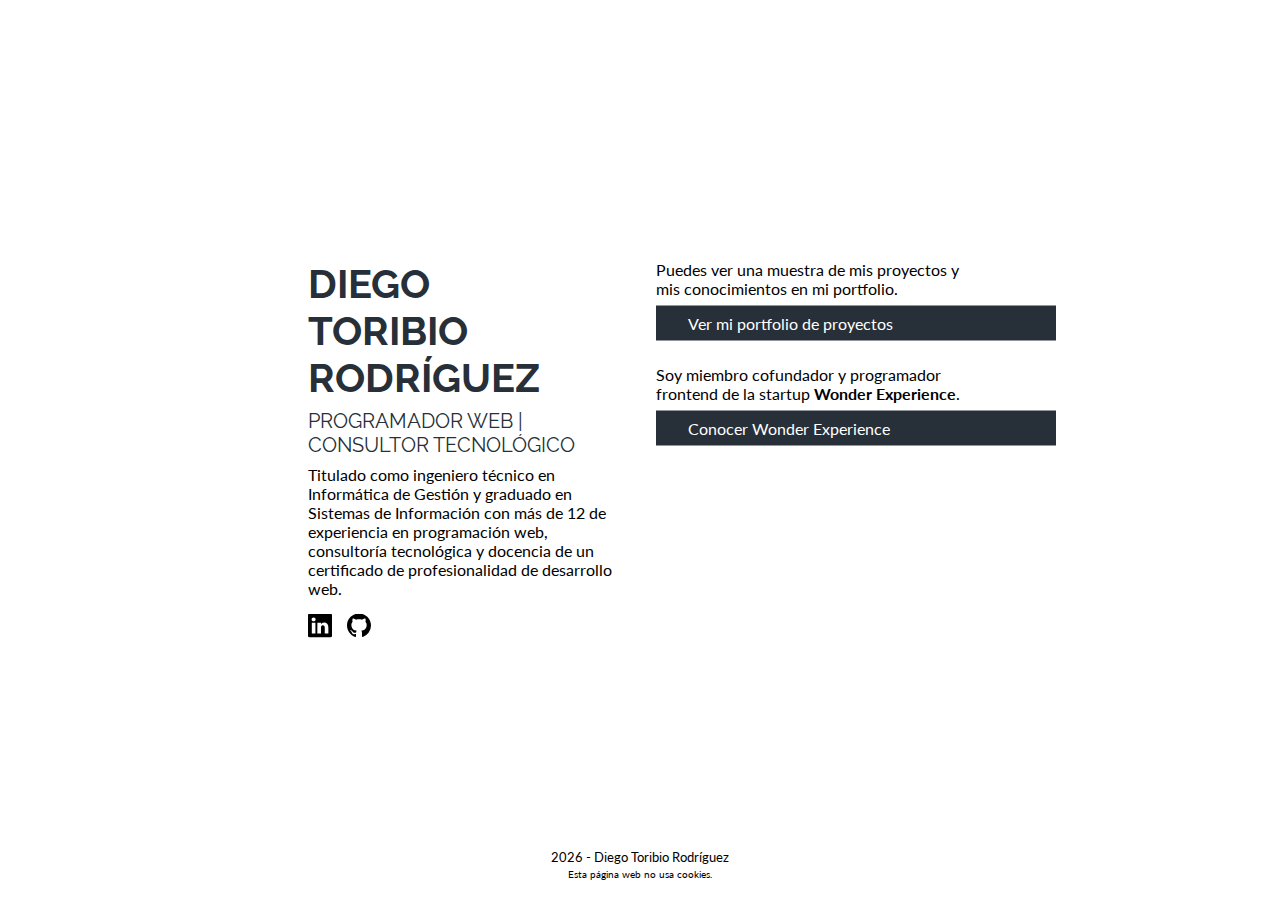
<file: index.html>
<!DOCTYPE html>
<html lang="es">
<head>
    <meta charset="UTF-8">
    <meta http-equiv="X-UA-Compatible" content="IE=edge">
    <meta name="viewport" content="width=device-width, initial-scale=1.0">
    <title>Web | Diego Toribio Rodríguez</title>

    <link rel="preconnect" href="https://fonts.googleapis.com">
    <link rel="preconnect" href="https://fonts.gstatic.com" crossorigin>
    <link
        href="https://fonts.googleapis.com/css2?family=Lato:wght@100;300;400;700&family=Raleway:wght@100;300;400;700&display=swap"
        rel="stylesheet">
    <link rel="stylesheet" href="css/style.css">
</head>
<body>

    <div class="indx-wrapper">

        <header class="indx-header">
            <h1>
                <span>Diego</span>
                <span>Toribio</span>
                <span>Rodríguez</span>
            </h1>
            <h2>Programador web | Consultor tecnológico </h2>

            <p>Titulado como ingeniero técnico en Informática de Gestión y graduado en Sistemas de Información con
                más de <span id="xp-years"></span> de experiencia en programación web, consultoría
                tecnológica y docencia de un certificado de profesionalidad de desarrollo web.
            </p>

            <ul class="indx-rrss">
                <li>
                    <a href="https://www.linkedin.com/in/diego-toribio-rodriguez/" target="_blank"
                        rel="noopener noreferrer">
                        <img src="assets/icons/linkedin.svg" alt="Enlace a Linkedin">
                    </a>
                </li>
                <li>
                    <a href="https://github.com/diegotoribior" target="_blank" rel="noopener noreferrer">
                        <img src="assets/icons/github.svg" alt="Enlace a Github">
                    </a>
                </li>
            </ul>
        </header>
        <div class="indx-content">

            <div>
                <p>Puedes ver una muestra de mis proyectos y mis conocimientos en mi portfolio.</p>
                <a href="portfolio/index.html" class="button button--portfolio">Ver mi portfolio de proyectos</a>
            </div>

            <div>
                <p>Soy miembro cofundador y programador frontend de la startup <b>Wonder Experience</b>.</p>
                <a href="https://wonderexperience.io/" class="button button--wonder" target="_blank" rel="noopener noreferrer">Conocer Wonder Experience</a>
            </div>

        </div>
    </div>

    <footer class="indx-footer">
        <p><span id="year"></span> - Diego Toribio Rodríguez</p>
        <p>Esta página web no usa cookies.</p>
    </footer>

    <script src="js/scripts.js"></script>
</body>
</html>
</file>
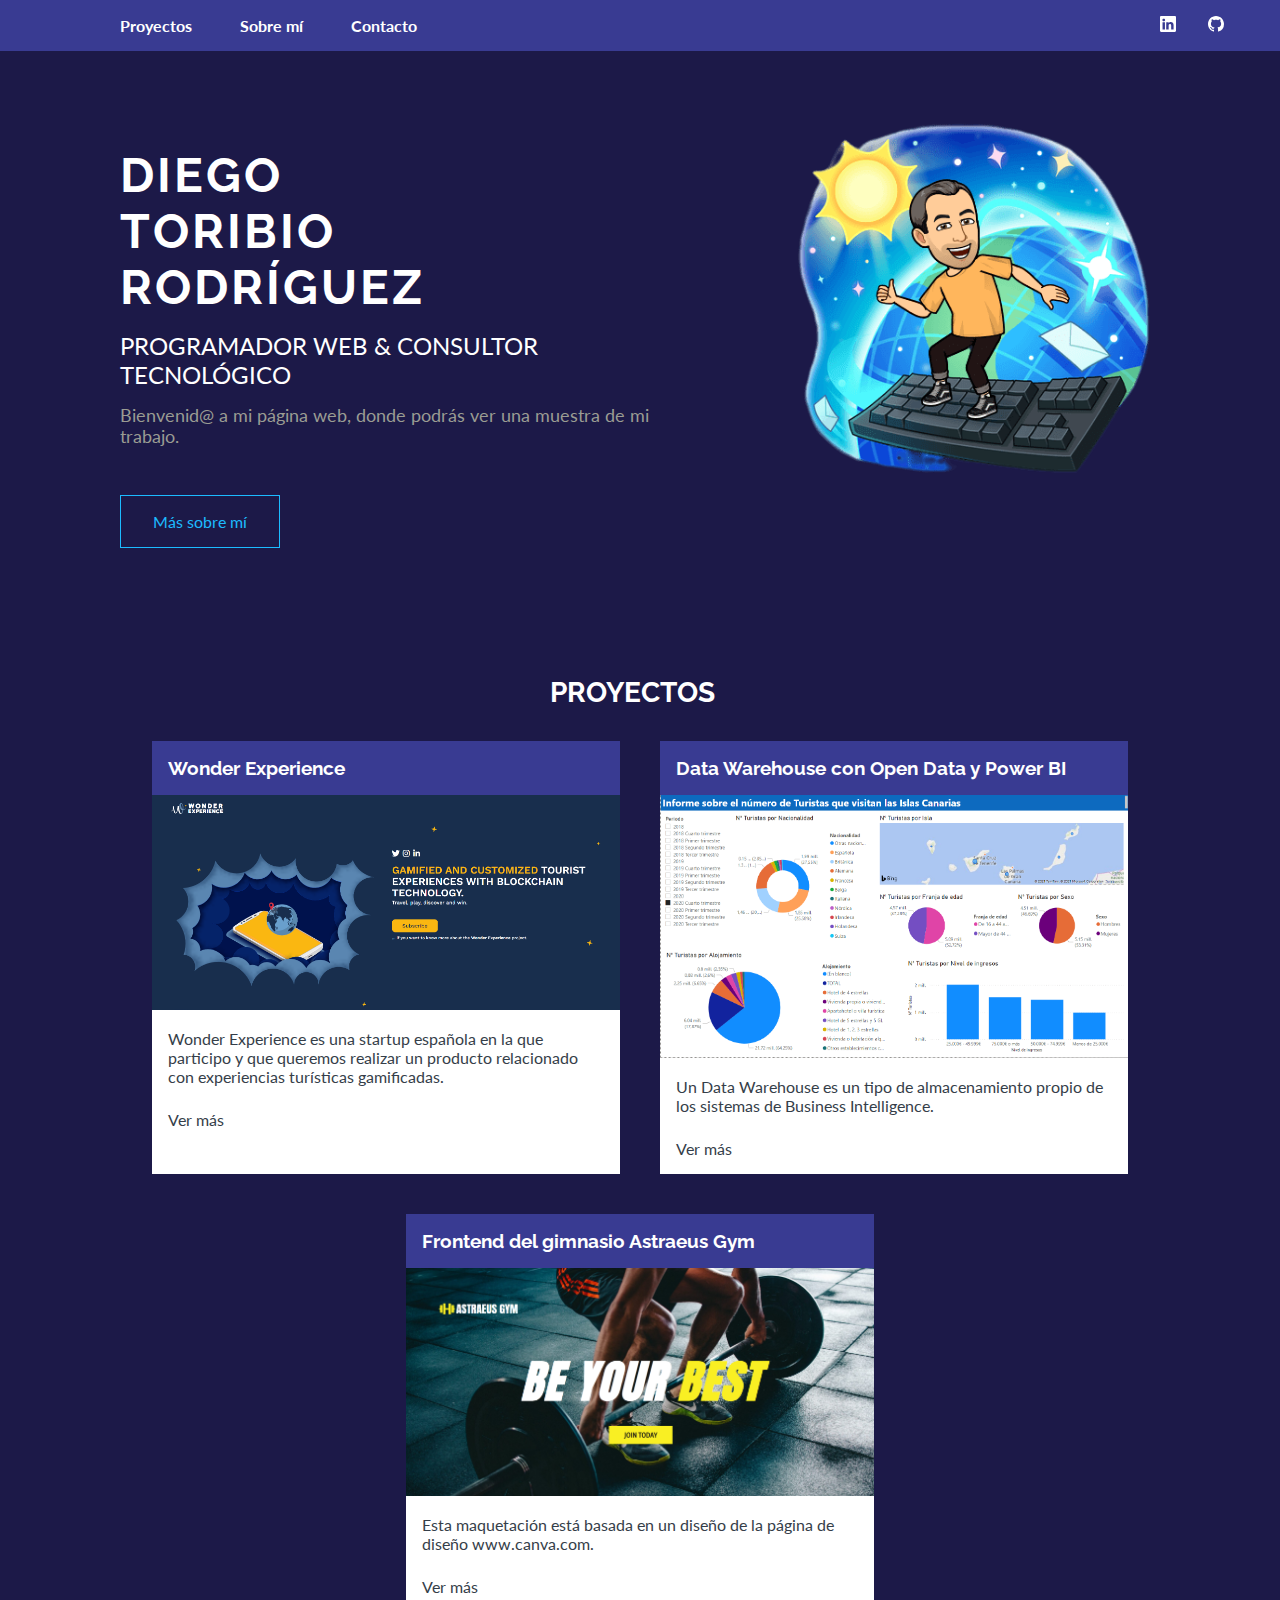
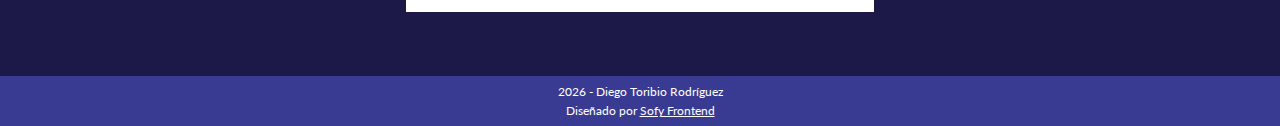
<file: portfolio/index.html>
<!DOCTYPE html>
<html lang="es">

<head>
    <meta charset="UTF-8">
    <meta http-equiv="X-UA-Compatible" content="IE=edge">
    <meta name="viewport" content="width=device-width, initial-scale=1.0">
    <title>Portfolio | Diego Toribio Rodríguez</title>

    <!-- TAGS seo -->
    <!-- favicon -->
    <link rel="preconnect" href="https://fonts.googleapis.com">
    <link rel="preconnect" href="https://fonts.gstatic.com" crossorigin>
    <link
        href="https://fonts.googleapis.com/css2?family=Lato:wght@100;300;400;700&family=Raleway:wght@100;300;400;700&display=swap"
        rel="stylesheet">
    <link rel="stylesheet" href="css/style.css">

</head>

<body>


    <nav id="navbar" class="nav-wrapper">
        <div class="nav-content">
            <ul class="nav__links">
                <li><a href="#proyectos" rel="noopener noreferrer">Proyectos</a>
                </li>
                <li><a href="about_me.html" rel="noopener noreferrer">Sobre mí</a>
                </li>
                <li><a href="#" rel="noopener noreferrer">Contacto</a>
                </li>
                <!--li><a href="#blog" rel="noopener noreferrer">Blog</a>
                </li-->

            </ul>

            <ul class="nav__rrss">
                <li><a href="https://www.linkedin.com/in/diego-toribio-rodriguez/" target="_blank"
                    rel="noopener noreferrer">
                    <img src="assets/icons/linkedin-white.svg" alt=""></a></li>
                <li><a href="https://github.com/diegotoribior" target="_blank" rel="noopener noreferrer">
                        <img src="assets/icons/github-white.svg" alt=""></a></li>
            
            </ul>
        </div>
    </nav>

    <div class="container">

        <header class="hero">
            <div class="hero-col-left">
                <div id="google_translate_element"></div>
                <div class="hero__txt-container">
                    <h1 class="hero__title">
                        <span>D</span>
                        <span>i</span>
                        <span>e</span>
                        <span>g</span>
                        <span>o</span>
                        <br> 
                        <span>T</span>
                        <span>o</span>
                        <span>r</span>
                        <span>i</span>
                        <span>b</span>
                        <span>i</span>
                        <span>o</span>
                        <br> 
                        <span>R</span>
                        <span>o</span>
                        <span>d</span>
                        <span>r</span>
                        <span>í</span>
                        <span>g</span>
                        <span>u</span>
                        <span>e</span>
                        <span>z</span>
                    </h1>
                    <p class="hero__subtitle">Programador web & consultor tecnológico</p>
                    <p class="hero__text">Bienvenid@ a mi página web, donde podrás ver una muestra de mi trabajo.</p>
                    <a href="about_me.html" class="hero__button">Más sobre mí</a>
                </div>
            </div>
            <div class="hero-col-right">
                <img class="hero__img" src="assets/img/surf-transformed.png" alt="Diego Toribio Rodríguez">
            </div>

        </header>

        <section id="proyectos" class="section-container">
            <h2 class="section-container__title">Proyectos</h2>


            <!-- <ul>
                <  https://codepen.io/Bourkeba/pen/RwQwRYv  >
                <li class="btn active" onclick="filterSelection('all')">All</li>
                <li class="btn" onclick="filterSelection('fronted')">Frontend</li>
                <li class="btn" onclick="filterSelection('data')">Datos</li>
            </ul> -->

            <ul class="projects-list">
                <li class="project frontend">
                    <a href="proyects/project-wonder-experience.html">
                        <h3 class="project__title">Wonder Experience</h3>
                        <img class="project__img" src="assets/img/projects/we/wonderexperience.png"
                            alt="Imagen de Wonder Experience">
                        <div class="project__description">
                            <p>Wonder Experience es una startup española en la que participo y que queremos realizar un
                                producto relacionado con experiencias turísticas gamificadas.</p>
                            <span>Ver más</span>
                        </div>
                    </a>
                </li>

                <li class="project data">
                    <a href="proyects/project-datawarehouse.html">
                        <h3 class="project__title">Data Warehouse con Open Data y Power BI</h3>
                        <img class="project__img" src="assets/img/projects/tfg/datos_powerbi.PNG"
                            alt="Imagen de un dashboard de Power BI">
                        <div class="project__description">
                            <p> Un Data Warehouse es un tipo de almacenamiento propio de los sistemas de Business
                                Intelligence.</p>
                            <span>Ver más</span>
                        </div>
                    </a>
                </li>

                <li class="project data">
                    <a href="proyects/project-gym.html">
                        <h3 class="project__title">Frontend del gimnasio Astraeus Gym</h3>
                        <img class="project__img" src="assets/img/projects/canva/gym-canva.png"
                            alt="Imagen de la web de un gimnasio">
                        <div class="project__description">
                            <p> Esta maquetación está basada en un diseño de la página de diseño www.canva.com.</p>
                            <span>Ver más</span>
                        </div>
                    </a>
                </li>


            </ul>
        </section>

        <!-- <section id="blog" class="section-container">
            <h2 class="section-container__title">Blog</h2>

            <div class="article-list">
                <article>
                    <h3>Titulo 1</h3>
                    <p>Lorem ipsum dolor sit amet consectetur adipisicing elit. Dolor cupiditate totam maiores vitae
                        labore sapiente explicabo id, enim magnam porro, facere, eveniet mollitia? Harum sed, magnam
                        porro explicabo corporis eveniet?</p>
                </article>
                <article>
                    <h3>Titulo 2</h3>
                    <p>Lorem ipsum dolor sit amet consectetur adipisicing elit. Dolor cupiditate totam maiores vitae
                        labore sapiente explicabo id, enim magnam porro, facere, eveniet mollitia? Harum sed, magnam
                        porro explicabo corporis eveniet?</p>
                </article>
                <article>
                    <h3>Titulo 3</h3>
                    <p>Lorem ipsum dolor sit amet consectetur adipisicing elit. Dolor cupiditate totam maiores vitae
                        labore sapiente explicabo id, enim magnam porro, facere, eveniet mollitia? Harum sed, magnam
                        porro explicabo corporis eveniet?</p>
                </article>
                <article>
                    <h3>Titulo 4</h3>
                    <p>Lorem ipsum dolor sit amet consectetur adipisicing elit. Dolor cupiditate totam maiores vitae
                        labore sapiente explicabo id, enim magnam porro, facere, eveniet mollitia? Harum sed, magnam
                        porro explicabo corporis eveniet?</p>
                </article>
                <article>
                    <h3>Titulo 5</h3>
                    <p>Lorem ipsum dolor sit amet consectetur adipisicing elit. Dolor cupiditate totam maiores vitae
                        labore sapiente explicabo id, enim magnam porro, facere, eveniet mollitia? Harum sed, magnam
                        porro explicabo corporis eveniet?</p>
                </article>
                <article>
                    <h3>Titulo 6</h3>
                    <p>Lorem ipsum dolor sit amet consectetur adipisicing elit. Dolor cupiditate totam maiores vitae
                        labore sapiente explicabo id, enim magnam porro, facere, eveniet mollitia? Harum sed, magnam
                        porro explicabo corporis eveniet?</p>
                </article>
            </div>
        </section> -->

    </div>

    <footer class="footer">
        <span id="year"></span> - Diego Toribio Rodríguez <br>
        <span class="footer__designer">Diseñado por <a href="#" target="_blank">Sofy Frontend</a></span>
    </footer>

    <!-- <script src="//translate.google.com/translate_a/element.js?cb=googleTranslateElementInit"></script> -->
    <script src="js/scripts.js"></script>
    <script>

        window.onscroll = function () { myFunction() };

        var navbar = document.getElementById("navbar");

        var sticky = navbar.offsetTop;

        function myFunction() {
            if (window.pageYOffset >= sticky) {
                navbar.classList.add("sticky")
            } else {
                navbar.classList.remove("sticky");
            }
        }
    </script>
</body>

</html>
</file>
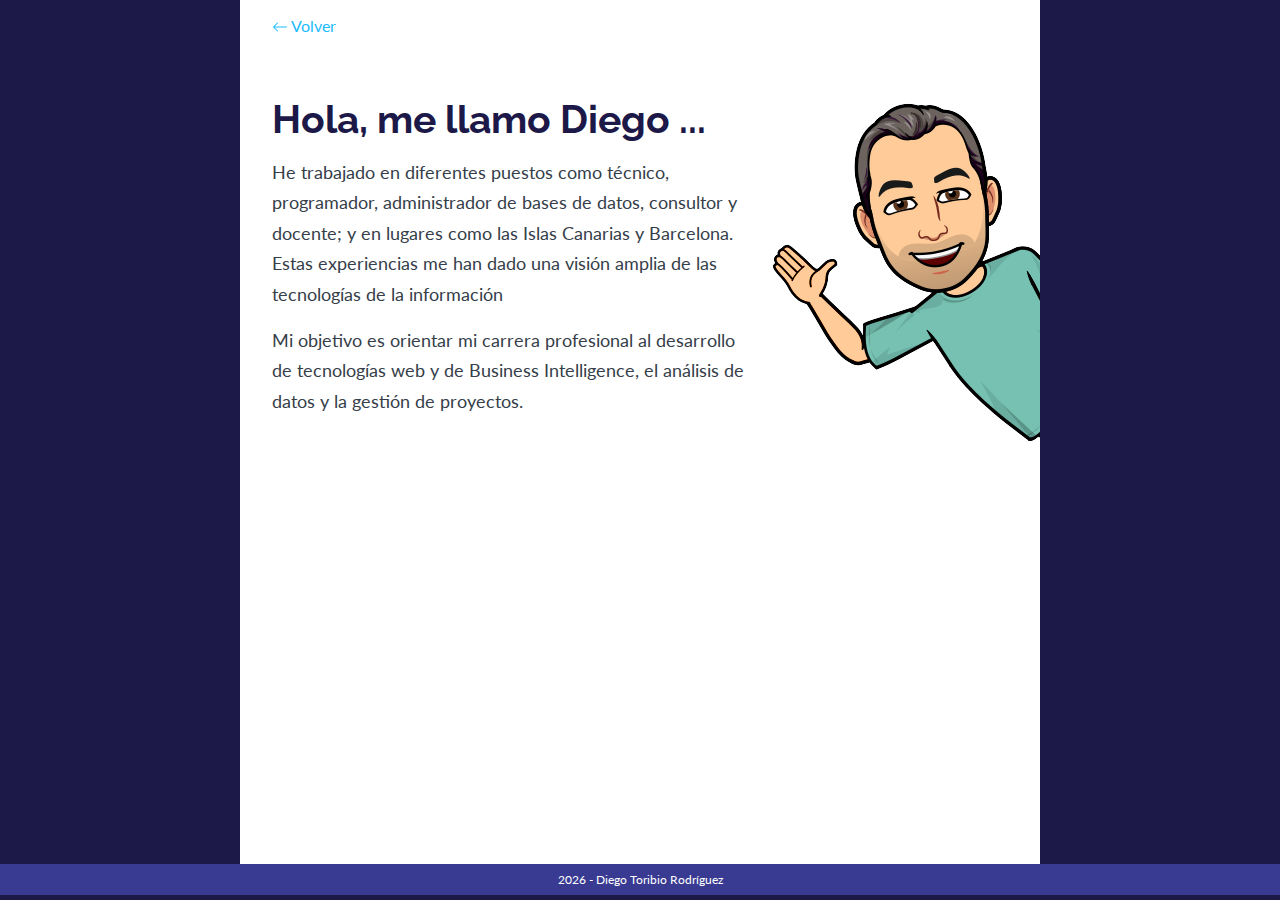
<file: portfolio/about_me.html>
<!DOCTYPE html>
<html lang="en">
<head>
    <meta charset="UTF-8">
    <meta http-equiv="X-UA-Compatible" content="IE=edge">
    <meta name="viewport" content="width=device-width, initial-scale=1.0">
    <title>Sobre Diego Toribio Rodríguez</title>

    <link rel="precronnect" href="https://fonts.googleapis.com">
    <link rel="preconnect" href="https://fonts.gstatic.com" crossorigin>
    <link href="https://fonts.googleapis.com/css2?family=Lato:wght@100;300;400;700&family=Raleway:wght@100;300;400;700&display=swap" rel="stylesheet">
    <link rel="stylesheet" href="css/style.css">
</head>
<body>
    <div class="container">
        <section class="prjct">
            <a href="index.html" class="prjct__back">
                <svg xmlns="http://www.w3.org/2000/svg" width="16" height="16" fill="currentColor" class="bi bi-arrow-left" viewBox="0 0 16 16">
                    <path fill-rule="evenodd" d="M15 8a.5.5 0 0 0-.5-.5H2.707l3.147-3.146a.5.5 0 1 0-.708-.708l-4 4a.5.5 0 0 0 0 .708l4 4a.5.5 0 0 0 .708-.708L2.707 8.5H14.5A.5.5 0 0 0 15 8z"/>
                </svg>  
            Volver</a>

            <div class="am-hero">
                <h1 class="prjct__title">Hola, me llamo Diego ...</h1>
            
                <img class="am-avatar" src="assets/img/avatar__3_-removebg-preview.png" alt="">

                <p>He trabajado en diferentes puestos como técnico, programador, administrador de bases de datos, consultor y docente; y en lugares como las Islas Canarias y Barcelona. Estas experiencias me han dado una visión amplia de las tecnologías de la información</p>
                <p>Mi objetivo es orientar mi carrera profesional al desarrollo de tecnologías web y de Business Intelligence, el análisis de datos y la gestión de proyectos.</p>
            </div>

            <!-- Mis cuentas a Blog, Linkedin, Github 
                Donde aprendo: Free Code Camp, Open Webinars
            -->

            
            <!--div class="hero__stack-container">
                <h2 class="hero__title2">Stack</h2>
                <ul class="stack">
                    <li>HTML5</li>
                    <li>CSS3</li>
                    <li>Javascript</li>
                    <li>Git</li>
                    <li>Wordpress</li>
                    <li>SQL</li>
                    <li>SQL Server</li>
                    <li>HTML5</li>
                    <li>CSS3</li>
                    <li>Javascript</li>
                    <li>Git</li>
                    <li>Wordpress</li>
                    <li>SQL</li>
                    <li>SQL Server</li>    
                </ul>
            </div-->
        </section>
    </div>



    <footer class="footer"><span id="year"></span> - Diego Toribio Rodríguez</footer>
    <script src="js/scripts.js"></script>
</body>
</html>
</file>
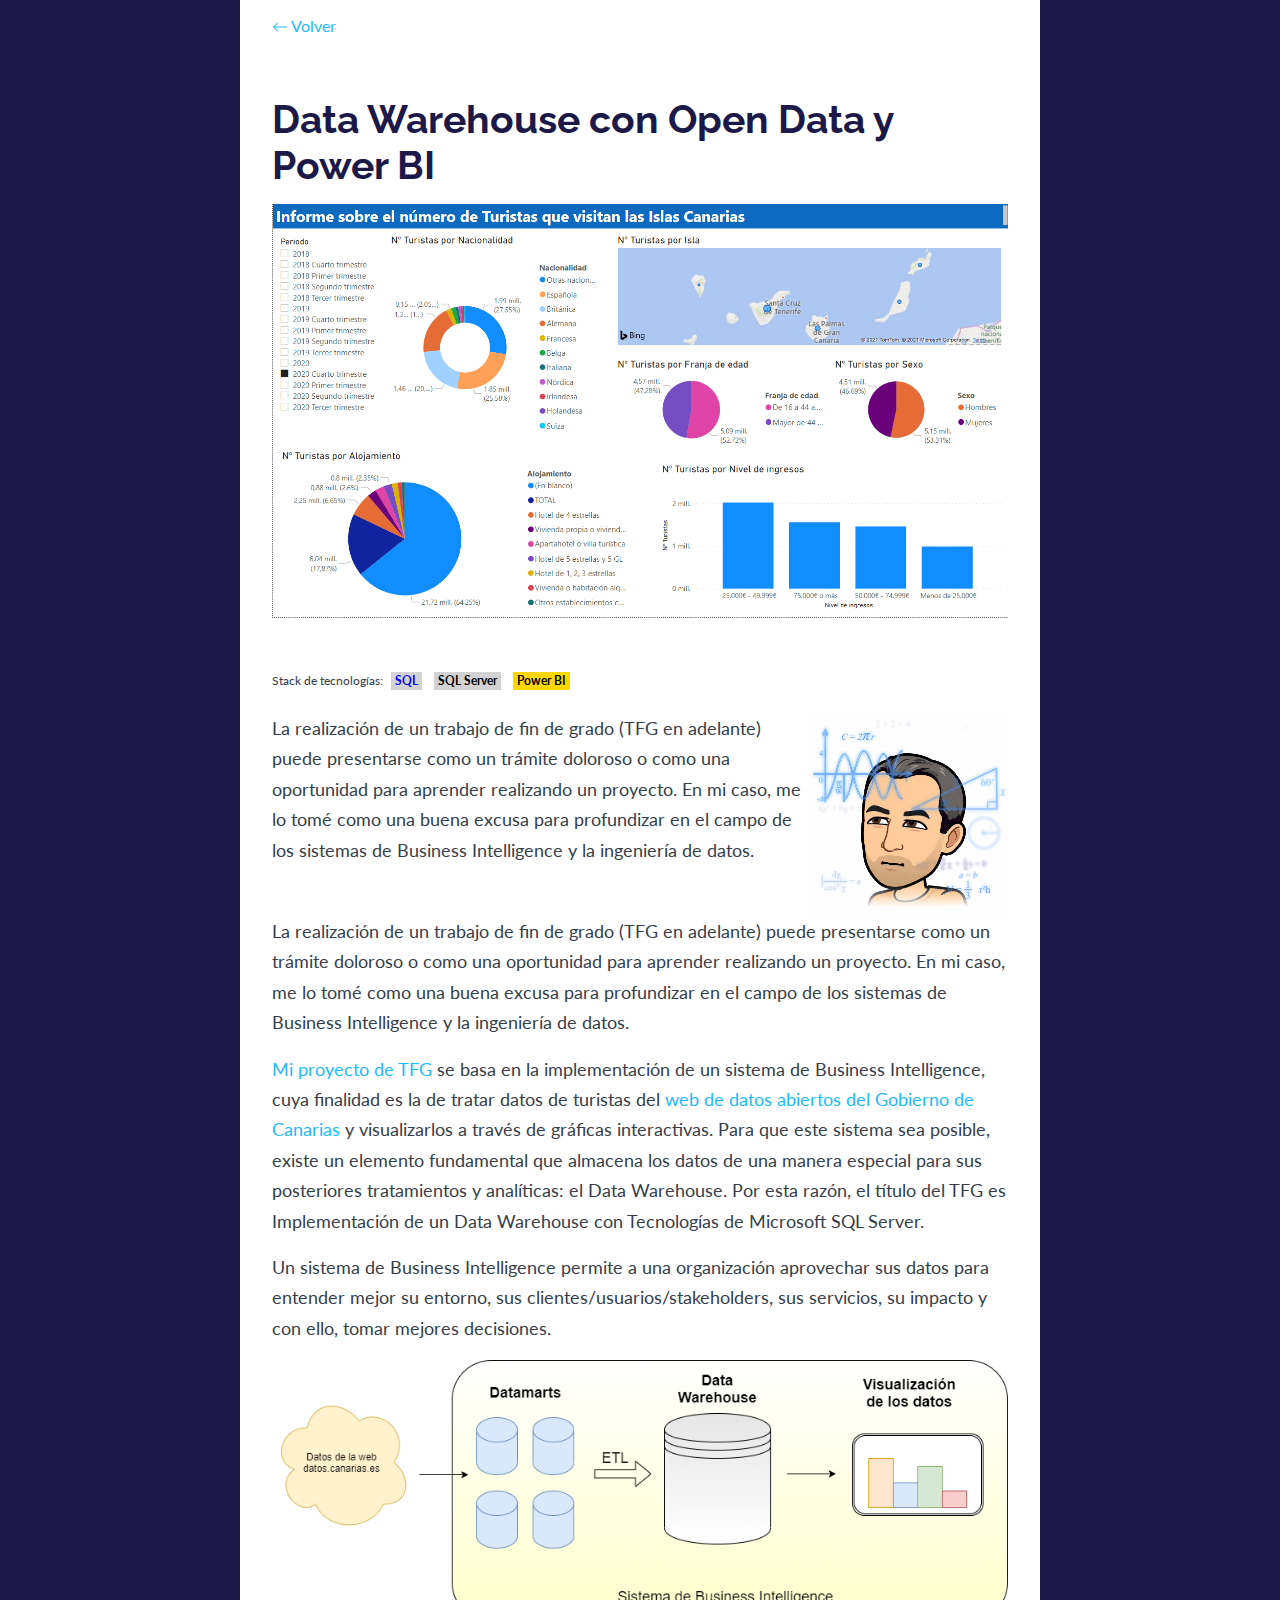
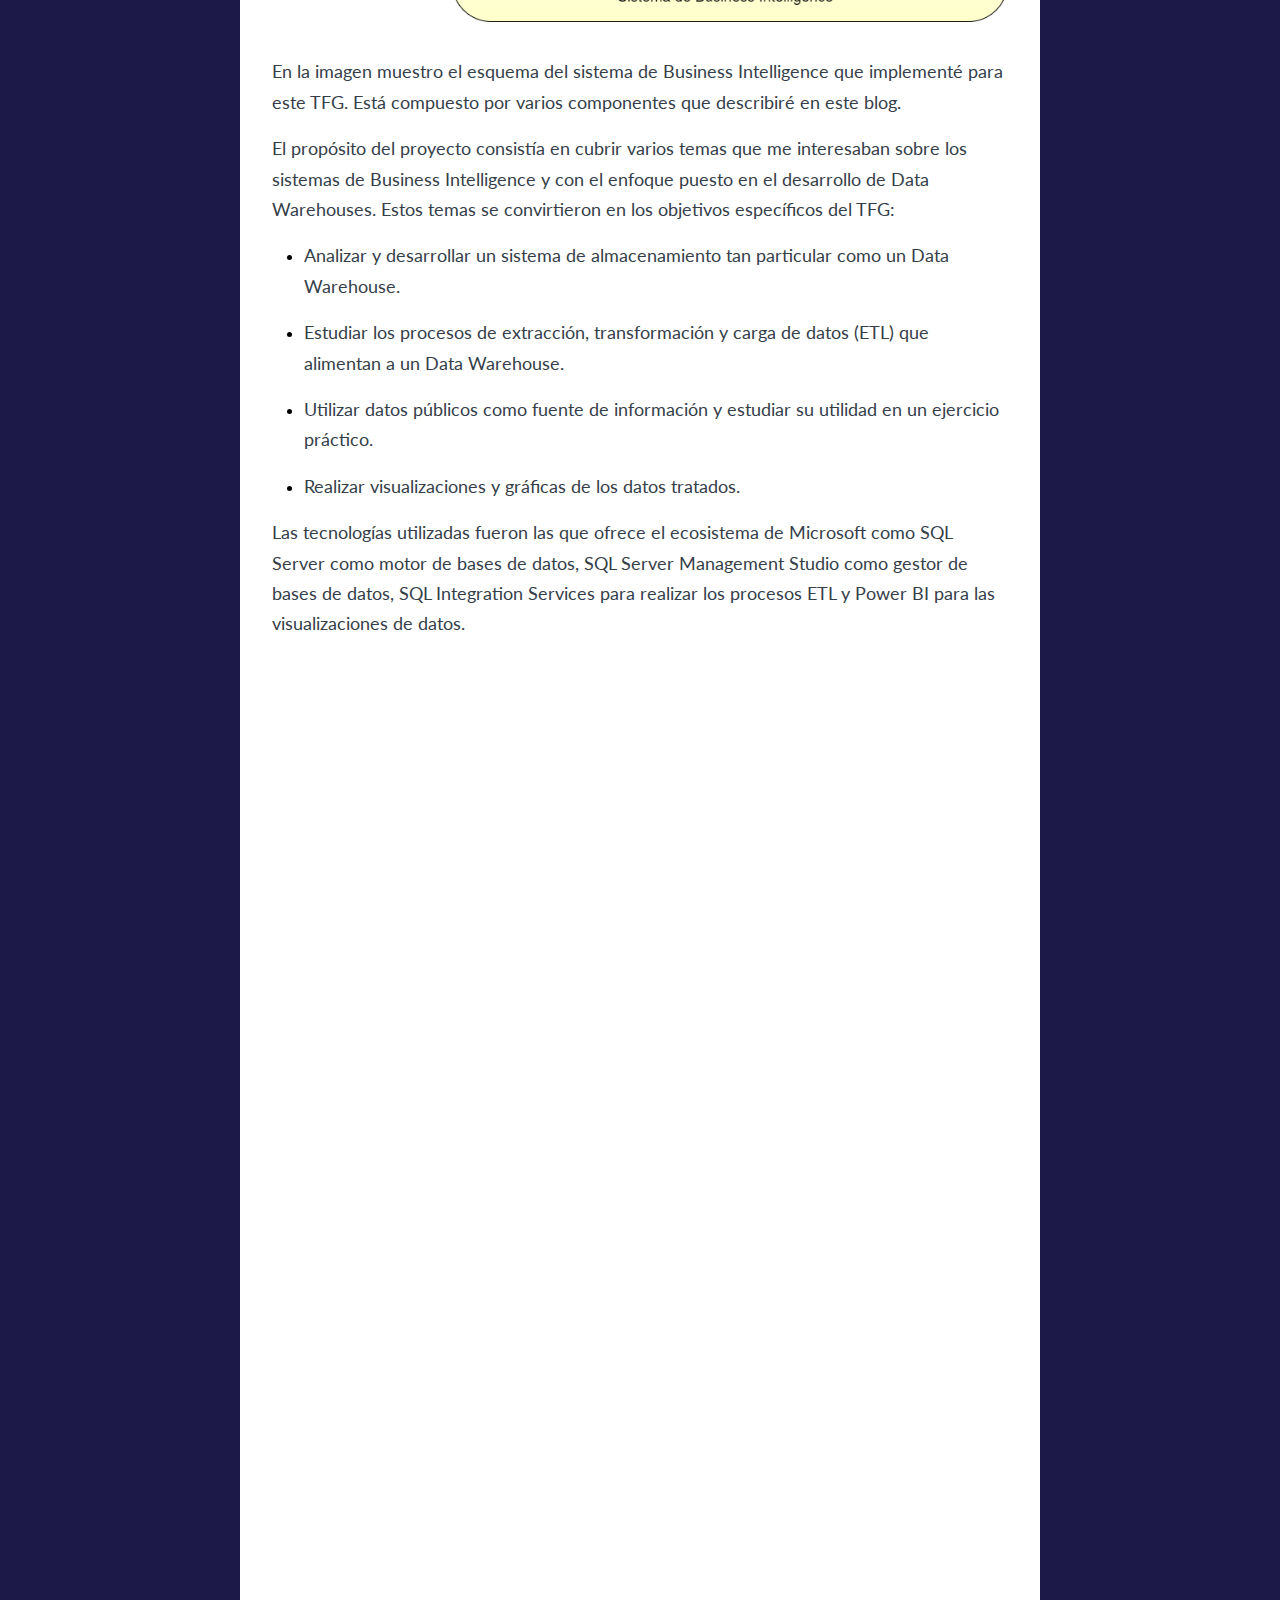
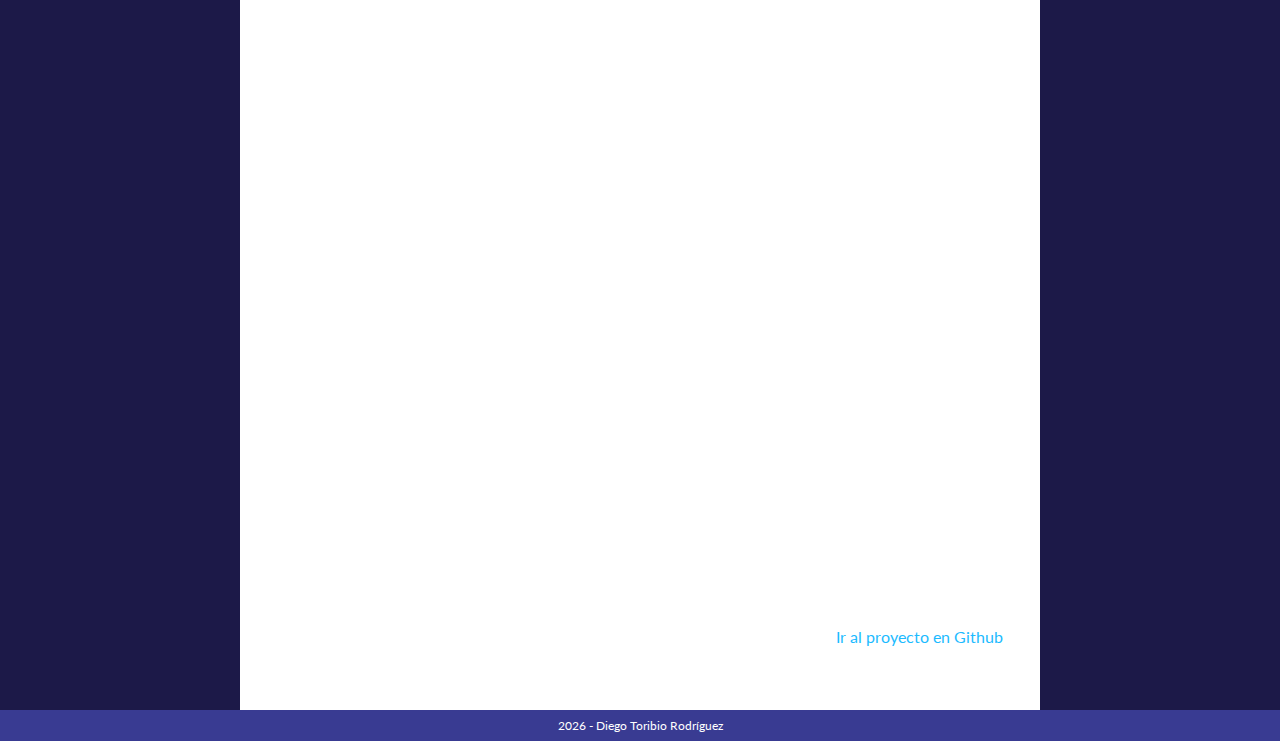
<file: portfolio/proyects/project-datawarehouse.html>
<!DOCTYPE html>
<html lang="en">
<head>
    <meta charset="UTF-8">
    <meta http-equiv="X-UA-Compatible" content="IE=edge">
    <meta name="viewport" content="width=device-width, initial-scale=1.0">
    <title>Projects template</title>

    <link rel="prcronnect" href="https://fonts.googleapis.com">
    <link rel="preconnect" href="https://fonts.gstatic.com" crossorigin>
    <link href="https://fonts.googleapis.com/css2?family=Lato:wght@100;300;400;700&family=Raleway:wght@100;300;400;700&display=swap" rel="stylesheet">
    <link rel="stylesheet" href="../css/style.css">
</head>
<body>
    <div class="container">
        <section class="prjct">
            <a href="../index.html" class="prjct__back">
                <svg xmlns="http://www.w3.org/2000/svg" width="16" height="16" fill="currentColor" class="bi bi-arrow-left" viewBox="0 0 16 16">
                    <path fill-rule="evenodd" d="M15 8a.5.5 0 0 0-.5-.5H2.707l3.147-3.146a.5.5 0 1 0-.708-.708l-4 4a.5.5 0 0 0 0 .708l4 4a.5.5 0 0 0 .708-.708L2.707 8.5H14.5A.5.5 0 0 0 15 8z"/>
                </svg>  
            Volver</a>

            <h1 class="prjct__title">Data Warehouse con Open Data y Power BI</h1>
            <img class="prjct__img" src="../assets/img/projects/tfg/datos_powerbi.PNG" alt="">

            <div class="stack-container">
                <span>Stack de tecnologías:</span>
                <ul class="stack">
                    <li class="color-sql">SQL</li>
                    <li class="color-sqlserver">SQL Server</li>
                    <li class="color-powerbi">Power BI</li>
                </ul>
            </div>

            <div class="prjct-container__2-col">

                <div>
                    <p>La realización de un trabajo de fin de grado (TFG en adelante) puede presentarse como un trámite doloroso o como una oportunidad para aprender realizando un proyecto. En mi caso, me lo tomé como una buena excusa para profundizar en el campo de los sistemas de Business Intelligence y la ingeniería de datos.</p>
                </div>

                <div>
                    <img src="../assets/img/pensando.gif" class="prjct__gif-meme" alt="Meme sobre lo difícil que es un TFG">
                </div>

            </div>

            <p>La realización de un trabajo de fin de grado (TFG en adelante) puede presentarse como un trámite doloroso o como una oportunidad para aprender realizando un proyecto. En mi caso, me lo tomé como una buena excusa para profundizar en el campo de los sistemas de Business Intelligence y la ingeniería de datos.</p>
            <p><a href="https://github.com/diegotoribior/datawarehouse_tfg" target="_blank">Mi proyecto de TFG</a> se basa en la implementación de un sistema de Business Intelligence, cuya finalidad es la de tratar datos de turistas del <a href="https://datos.canarias.es/portal/" target="_blank">web de datos abiertos del Gobierno de Canarias</a> y visualizarlos a través de gráficas interactivas. Para que este sistema sea posible, existe un elemento fundamental que almacena los datos de una manera especial para sus posteriores tratamientos y analíticas: el Data Warehouse. Por esta razón, el título del TFG es Implementación de un Data Warehouse con Tecnologías de Microsoft SQL Server.</p>
            
            <p>Un sistema de Business Intelligence permite a una organización aprovechar sus datos para entender mejor su entorno, sus clientes/usuarios/stakeholders, sus servicios, su impacto y con ello, tomar mejores decisiones.</p>

            <img class="prjct__img" src="../assets/img/projects/tfg/datawarehouse.png" alt="">

            <p>En la imagen muestro el esquema del sistema de Business Intelligence que implementé para este TFG. Está compuesto por varios componentes que describiré en este blog.</p>

            <p>El propósito del proyecto consistía en cubrir varios temas que me interesaban sobre los sistemas de Business Intelligence y con el enfoque puesto en el desarrollo de Data Warehouses. Estos temas se convirtieron en los objetivos específicos del TFG:</p>
            

            <ul class="prjct__txt-in-list">
                <li><p>Analizar y desarrollar un sistema de almacenamiento tan particular como un Data Warehouse.</p></li>
                <li><p>Estudiar los procesos de extracción, transformación y carga de datos (ETL) que alimentan a un Data Warehouse.</p></li>
                <li><p>Utilizar datos públicos como fuente de información y estudiar su utilidad en un ejercicio práctico.</p></li>
                <li><p>Realizar visualizaciones y gráficas de los datos tratados.</p></li>
            </ul>



            <p>Las tecnologías utilizadas fueron las que ofrece el ecosistema de Microsoft como SQL Server como motor de bases de datos, SQL Server Management Studio como gestor de bases de datos, SQL Integration Services para realizar los procesos ETL y Power BI para las visualizaciones de datos.</p>
            
            <iframe width="560" height="315" src="https://www.youtube-nocookie.com/embed/b1YfsMcCtPo" title="YouTube video player" frameborder="0" allow="accelerometer; autoplay; clipboard-write; encrypted-media; gyroscope; picture-in-picture" allowfullscreen></iframe>
            <iframe width="560" height="315" src="https://www.youtube-nocookie.com/embed/3ZDmHAfYhr8" title="YouTube video player" frameborder="0" allow="accelerometer; autoplay; clipboard-write; encrypted-media; gyroscope; picture-in-picture" allowfullscreen></iframe>
            <iframe width="560" height="315" src="https://www.youtube-nocookie.com/embed/0ONXRoeNw9E" title="YouTube video player" frameborder="0" allow="accelerometer; autoplay; clipboard-write; encrypted-media; gyroscope; picture-in-picture" allowfullscreen></iframe>
            <iframe width="560" height="315" src="https://www.youtube-nocookie.com/embed/hW0iO29Kyrw" title="YouTube video player" frameborder="0" allow="accelerometer; autoplay; clipboard-write; encrypted-media; gyroscope; picture-in-picture" allowfullscreen></iframe>
            <iframe width="560" height="315" src="https://www.youtube-nocookie.com/embed/OgfP-OW0XPg" title="YouTube video player" frameborder="0" allow="accelerometer; autoplay; clipboard-write; encrypted-media; gyroscope; picture-in-picture" allowfullscreen></iframe>





            <a href="https://github.com/diegotoribior/datawarehouse_tfg" target="_blank"> Ir al proyecto en Github</a>

        </section>
    </div>
    <footer class="footer"><span id="year"></span> - Diego Toribio Rodríguez</footer>
    <script src="../js/scripts.js"></script>
</body>
</html>
</file>
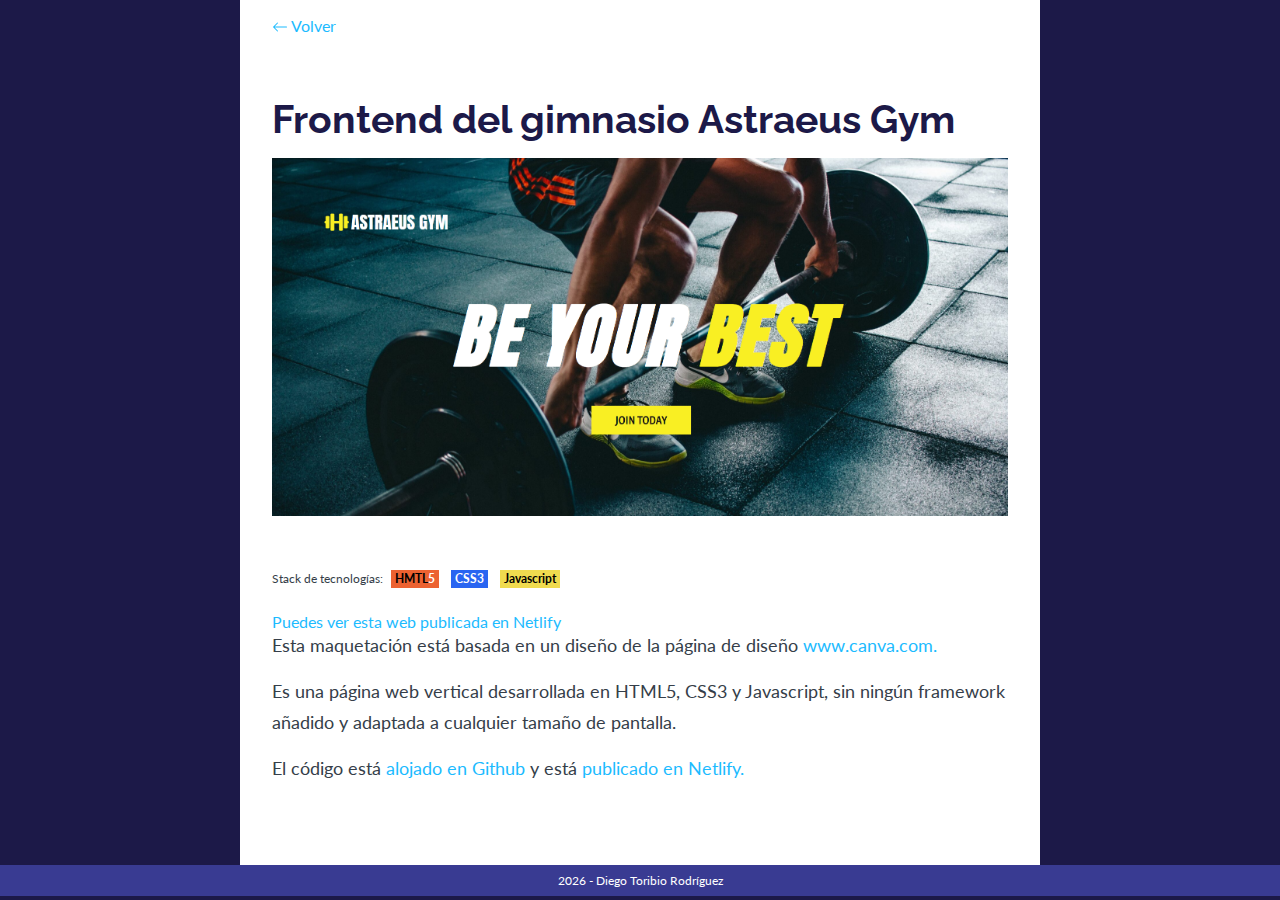
<file: portfolio/proyects/project-gym.html>
<!DOCTYPE html>
<html lang="en">
<head>
    <meta charset="UTF-8">
    <meta http-equiv="X-UA-Compatible" content="IE=edge">
    <meta name="viewport" content="width=device-width, initial-scale=1.0">
    <title>Projects template</title>

    <link rel="prcronnect" href="https://fonts.googleapis.com">
    <link rel="preconnect" href="https://fonts.gstatic.com" crossorigin>
    <link href="https://fonts.googleapis.com/css2?family=Lato:wght@100;300;400;700&family=Raleway:wght@100;300;400;700&display=swap" rel="stylesheet">
    <link rel="stylesheet" href="../css/style.css">
</head>
<body>
    <div class="container">
        <section class="prjct">
            <a href="../index.html" class="prjct__back">
                <svg xmlns="http://www.w3.org/2000/svg" width="16" height="16" fill="currentColor" class="bi bi-arrow-left" viewBox="0 0 16 16">
                    <path fill-rule="evenodd" d="M15 8a.5.5 0 0 0-.5-.5H2.707l3.147-3.146a.5.5 0 1 0-.708-.708l-4 4a.5.5 0 0 0 0 .708l4 4a.5.5 0 0 0 .708-.708L2.707 8.5H14.5A.5.5 0 0 0 15 8z"/>
                </svg>  
            Volver</a>

            <h1 class="prjct__title">Frontend del gimnasio Astraeus Gym</h1>
            <img class="prjct__img" src="../assets/img/projects/canva/gym-canva.png" alt="Imagen de la web de un gimnasio">

            <div class="stack-container">
                <span>Stack de tecnologías:</span>
                <ul class="stack">
                    <li class="color-html">HMTL<span>5</span></li>
                    <li class="color-css">CSS3</li>
                    <li class="color-js">Javascript</li>
                </ul>
            </div>

            <a href="https://gym-dtr.netlify.app/" target="_blank">Puedes ver esta web publicada en Netlify</a>

            <p>Esta maquetación está basada en un diseño de la página de diseño <a href="http://canva.com/" target="_blank">www.canva.com.</a></p>
            <p>Es una página web vertical desarrollada en HTML5, CSS3 y Javascript, sin ningún framework añadido y adaptada a cualquier tamaño de pantalla.</p>
            <p>El código está <a href="https://github.com/diegotoribior" target="_blank">alojado en Github</a> y está <a href="https://gym-dtr.netlify.app/" target="_blank">publicado en Netlify.</a></p>

        </section>
    </div>
    <footer class="footer"><span id="year"></span> - Diego Toribio Rodríguez</footer>
    <script src="../js/scripts.js"></script>
</body>
</html>
</file>
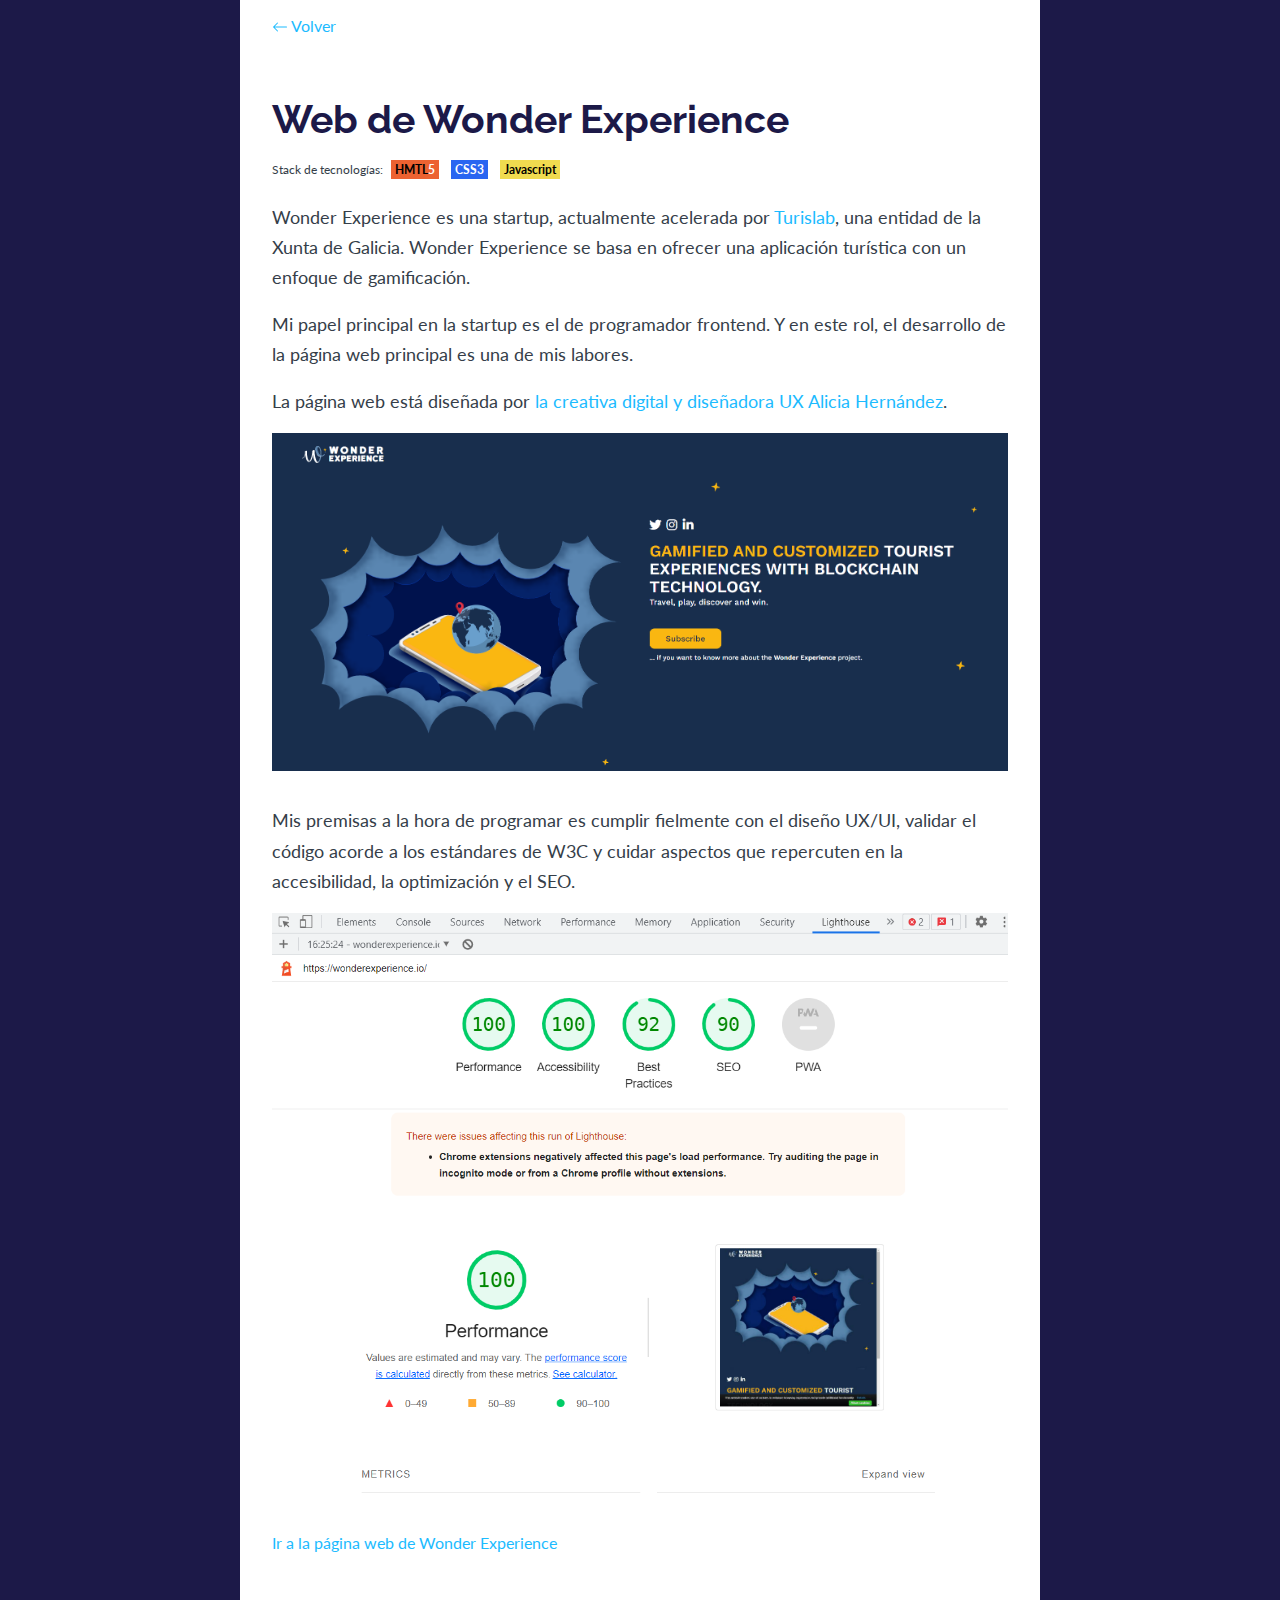
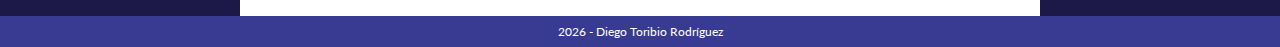
<file: portfolio/proyects/project-wonder-experience.html>
<!DOCTYPE html>
<html lang="en">
<head>
    <meta charset="UTF-8">
    <meta http-equiv="X-UA-Compatible" content="IE=edge">
    <meta name="viewport" content="width=device-width, initial-scale=1.0">
    <title>Wonder Experience | Portfolio</title>
    <meta name="description" content="Wonder Experience es un proyecto sobre experiencias turísticas gamificadas">

    <link rel="prcronnect" href="https://fonts.googleapis.com">
    <link rel="preconnect" href="https://fonts.gstatic.com" crossorigin>
    <link href="https://fonts.googleapis.com/css2?family=Lato:wght@100;300;400;700&family=Raleway:wght@100;300;400;700&display=swap" rel="stylesheet">
    <link rel="stylesheet" href="../css/style.css">
</head>
<body>
    <div class="container">
        <section class="prjct">
            <a href="../index.html" class="prjct__back">
                <svg xmlns="http://www.w3.org/2000/svg" width="16" height="16" fill="currentColor" class="bi bi-arrow-left" viewBox="0 0 16 16">
                    <path fill-rule="evenodd" d="M15 8a.5.5 0 0 0-.5-.5H2.707l3.147-3.146a.5.5 0 1 0-.708-.708l-4 4a.5.5 0 0 0 0 .708l4 4a.5.5 0 0 0 .708-.708L2.707 8.5H14.5A.5.5 0 0 0 15 8z"/>
                </svg>  
            Volver</a>

            <h1 class="prjct__title">Web de Wonder Experience</h1>

            <div class="stack-container">
                <span>Stack de tecnologías:</span>
                <ul class="stack">
                    <li class="color-html">HMTL<span>5</span></li>
                    <li class="color-css">CSS3</li>
                    <li class="color-js">Javascript</li>
                </ul>
            </div>

            <p>Wonder Experience es una startup, actualmente acelerada por <a href="https://turislab.gal/es/inicio/" target="_blank">Turislab</a>, una entidad de la Xunta de Galicia. Wonder Experience se basa en ofrecer una aplicación turística con un enfoque de gamificación.</p>
            <p>Mi papel principal en la startup es el de programador frontend. Y en este rol, el desarrollo de la página web principal es una de mis labores. </p>
           
            <p>La página web está diseñada por <a href="https://www.linkedin.com/in/alicia-hern%C3%A1ndez-reguera-59a4b353/">la creativa digital y diseñadora UX Alicia Hernández</a>.</p>
            <img class="prjct__img" src="../assets/img/projects/we/wonderexperience.png" alt="Web de Wonder Experience">
            
            <p>Mis premisas a la hora de programar es cumplir fielmente con el diseño UX/UI, validar el código acorde a los estándares de W3C y cuidar aspectos que repercuten en la accesibilidad, la optimización y el SEO.</p>

            <img class="prjct__img" src="../assets/img/projects/we/we_ligthouse.png" alt="">
            <a href="https://wonderexperience.io/" target="_blank"> Ir a la página web de Wonder Experience</a>

        </section>
    </div>
    <footer class="footer"><span id="year"></span> - Diego Toribio Rodríguez</footer>
    <script src="../js/scripts.js"></script>
</body>
</html>
</file>
<file: css/style.css>
*{
    padding: 0;
    margin: 0;
    box-sizing: border-box;
}

:root{
    --color-black:#272F38;
    --color-dark-gray:#353E49;
    --color-gray:#9A9C93;
    --color-red:#FF706C;
    --color-white:#FFFFFF;
    --color-wonder: #fab711;
    --color-freelance: #00C28C;
    --color-portfolio: #393b92;
    --color-blog: blue;
    --padding: 4rem;
    --padding-mobile: 2rem;
}

body {
    font-family: 'Lato', sans-serif;
}

h1, h2, h3, h4{
    font-family: 'Raleway', sans-serif;
    color: var(--color-black);
}

.button {
    display: inline-block;
    padding: 0.5rem 2rem;
    text-decoration: none;
    background-color: var(--color-black);
    color: var(--color-white);
    min-width: 400px;
}

.button:hover {
    box-shadow: 1px 1px 3px #5c5c5c;
    transition-duration: 0.25s;
}

.button--freelance:hover{
    background-color: var(--color-freelance);
}
.button--wonder:hover{
    background-color: var(--color-wonder);
}
.button--portfolio:hover{
    background-color: var(--color-portfolio);
}
.button--blog:hover{
    background-color: var(--color-blog);
}
.indx-wrapper{
    position: absolute;
    top: 50%;
    left: 50%;
    transform: translate(-50%, -50%);
    display: grid;
    grid-template-columns: 50% 50%;
}

.indx-header{
    padding: 1rem;
}
.indx-header h1{
    font-size: 2.5rem;
    margin-bottom: 0.5rem;
}
.indx-header h1 span{
    display: block;
    text-transform: uppercase;
}

.indx-header h2{
    font-size: 1.25rem;
    font-weight: 400;
    text-transform: uppercase;
    margin-bottom: 0.5rem;
}
.indx-header p{
    margin-bottom: 1rem;
}
.indx-rrss{
    list-style: none;
    display: flex;
    gap: 15px;
}


.indx-rrss img{
    width: 1.5rem;
}

.indx-rrss a:hover img{
    filter: drop-shadow(1px 1px 1px #5c5c5c);
}

.indx-content{
    padding: 1rem;
}
.indx-content div{
    margin-bottom: 1.5rem;
}

.indx-content p{
    margin-bottom: 0.5rem;
}

.indx-footer{
    position: absolute;
    width: 100%;
    text-align: center;
    left: 0;
    bottom: 0;
    padding: 1rem;
}

.indx-footer p{
    font-size: 0.8rem;
    margin-bottom: 0.25rem;
}

.indx-footer p:last-child{
    font-size: 0.6rem;
}

@media screen and (max-width: 700px) {
    .button{
        min-width: 0;
        width: 100%;
    }
    .indx-wrapper{
        position: static;
        display: block;
        transform: none;
        top: 0;
        left: 0;
        grid-template-columns: none;
    }
    .indx-header{
        margin-top: 2rem;
        margin-bottom: 1rem;
    }
    .indx-footer{
        position: relative;
        margin-top: 4rem;
    }
}
</file>
<file: portfolio/css/style.css>
*{
    padding: 0;
    margin: 0;
    box-sizing: border-box;
}

:root{
    --color-black:#272F38;
    --color-dark-gray:#353E49;
    --color-blue: #393b92;
    --color-dark-blue: #1c1948;
    --color-fluor-green: #13e9d9;
    --color-fluor-blue: #1cbbff;
    --color-gray:#9A9C93;
    --color-red:#FF706C;
    --color-white:#FFFFFF;
    --padding: 4rem;
    --padding-mobile: 2rem;
}

body {
    background-color: var(--color-dark-blue);
    font-family: 'Lato', sans-serif;
}

h1, h2, h3, h4{
    font-family: 'Raleway', sans-serif;
}

.stack{
    list-style: none;
    display: inline-block;
}
.stack-container{
    margin: 1rem 0;
}
.stack-container > span{
    color: var(--color-dark-gray);
    font-size: 0.75rem;
    margin-right: 0.25rem;
}
.stack li{
    display: inline-block;
    padding: 0.1rem 0.25rem;
    margin-right: 0.5rem;
    margin-bottom: 0.5rem;
    font-size: 0.75rem;
    font-weight: bold;
}
.color-html{
    background-color: #EC6231;
    color:black;
}
.color-html > span{
    color:white;
}
.color-css{
    background-color: #2965f1;
    color:white;
}
.color-js{
    background-color: #f0db4f;
    color:black;
}
.color-powerbi{
    background-color: #ffd700;
    color:black;
}
.color-sql{
    background-color: lightgray;
    color: blue;
}
.color-sqlserver{
    background-color: lightgray;
    color: black;
}
.color-unreal{
    background-color: black;
    color: white;
}
.color-wordpress{
    background-color: #00749c;
    color: white;
}
.hero{
    display: flex;
    justify-content: center;
    align-items: flex-start;
}

.hero__title{
    color: var(--color-white);
    text-transform: uppercase;
}
.hero__title span{
    display: inline-block;
    letter-spacing: -5px;
    font-size: 3rem;

}
.hero__title span:hover{
    color: var(--color-fluor-blue);
}
.hero__subtitle{
    color: var(--color-white);
    text-transform: uppercase;
    font-size: 1.5rem;
    margin: 1rem 0;
}
.hero__text{
    color: var(--color-gray);
    font-weight: regular;
    font-size: 1.1rem;
    margin-bottom: 1rem;
}
.hero__stack-container{
    background-color: var(--color-black);
    padding: var(--padding);
    border-top-left-radius: 8px;
    border-bottom-left-radius: 8px;
}
.hero__title2{
    color: var(--color-white);
    text-transform: uppercase;
    margin-bottom: 1rem;
}
.hero__button{
    display: inline-block;
    border: 1px solid var(--color-fluor-blue);
    padding: 1rem 2rem;
    color: var(--color-fluor-blue);
    margin-top: 2rem;
    text-decoration: none;
}
.hero__button:hover{
    color: var(--color-white);
    background-color: var(--color-fluor-blue);
    transition: 0.5s;
}

.nav-wrapper{

    background-color: var(--color-blue);
    overflow: hidden;
}

.nav-content {
    margin: 0 auto;
    max-width: 1200px;
    display: flex;
    justify-content: space-between;
}

.sticky {
    position: fixed;
    top: 0;
    width: 100%;
}
.nav__links, .nav__rrss{
    display: flex;
    list-style: none;
    margin: 1rem 0;
}

.nav__links li{
    margin-right: 1rem;
}
.nav__links li a, .nav__rrss li a{
    color: var(--color-white);
    font-weight: bold;
    text-decoration: none;
    padding: 1rem;
}
.nav__links li a:hover{
    background-color: var(--color-fluor-blue);
}

.nav__rrss li a:hover{
    background-color: var(--color-fluor-blue);
}
.section-container{
    padding: 0 var(--padding) 4rem;
}
.section-container__title{
    color: var(--color-white);
    text-transform: uppercase;
    font-size: 1.75rem;
    margin: 4rem 1rem 2rem 0;
    text-align: center;
}
.projects-list{
    display: flex;
    flex-wrap: wrap;
    justify-content: center;
    list-style: none;
    gap: 40px;
}
.project{
    background-color: var(--color-white);
    max-width: 45%;
}
.project a {
    text-decoration: none;
}
.project a:hover h3{
    background-color: var(--color-fluor-blue);
}
.project a:hover span{
    color: var(--color-blue);
    text-decoration: underline;
}
.project__img{
    width:100%;
}
.project__title{
    background-color: var(--color-blue);
    color: var(--color-white);
    padding: 1rem;
}
.project__description{
    padding: 1rem;
    color: var(--color-dark-gray);
}
.project__description p{
    margin-bottom: 1.5rem;   
}

.goog-logo-link, .goog-logo-link:link {
    color: #666 !important;
}



/* --  Media Queries -- */
@media screen and (min-width: 1200px){
    .container {
        margin: 0 auto;
        max-width: 1200px;
        padding: 0 1rem;
    }
    .hero-col-right{
        padding: var(--padding);
    }
}

@media screen and (max-width: 1200px){
    .hero__img{
        margin-top: 4.5rem;
    }
}

@media screen and (max-width: 800px) {
    .project{
        max-width: 100%;
    }
    .hero__title span{
        font-size: 2.2rem;
    }
    .hero-col-left{
        padding-left: 0;
    }
}

@media screen and (min-width: 650px){
    .hero__txt-container {
        padding: var(--padding);
    }
    .hero-col-left{
        max-width: 60%;
    }
    .hero__img{
        width: 100%;
    }
    .am-hero{
        max-width: 65%;
    }
    #google_translate_element{
        padding: 1rem;
        padding-left: 4rem;
    }
    .nav__links{
        padding-left: var(--padding);
    }
    .nav__rrss{
        padding-right: var(--padding);
    }
    .nav__links{
        margin-left: 0;
    } 
    .nav__rrss{
        padding: 0;
    }
    .prjct-container__2-col{
        display: flex;
    }
}
@media screen and (max-width: 650px){
    .container{
        padding-top: 2rem;
    }
    .hero{
        flex-direction: column-reverse;
        align-items: center;
    }
    .hero-col-right{
        padding: 0;
    }
    .hero__txt-container {
        padding: var(--padding-mobile);
    }
    .hero__img{
        width: auto;
        max-height: 40vh;
    }
    .section-container{
        padding-left: var(--padding-mobile);
        padding-right: var(--padding-mobile);
    }
    .am-hero{
        max-width: 50%;
    }
    #google_translate_element{
        padding: 0;
        text-align: center;
    }
    .prjct-container__2-col{
        display: block;
    }
    .prjct__gif-meme{
        transform: translateX(50%);
    }
    .nav__links li, .nav__rrss li {
        margin: 0;
    } 
    .nav__links li a, .nav__rrss li a{
        font-size: 0.9rem;
        vertical-align: text-top;
    }

}

.am-avatar{
    position: absolute;
    top: 4rem;
    right: 0;
}

/* --- Project template --- */
.prjct{
    position: relative;
    background-color: var(--color-white);
    max-width: 800px;
    margin: 0 auto;
    padding: 4rem 2rem 4rem;
    min-height: 96vh;
}
.prjct__img{
    max-width: 100%;
    margin-bottom: 2rem;
}
.prjct p {
    line-height: 1.9rem;
    color: var(--color-dark-gray);
}
.prjct a{
    color: var(--color-fluor-blue);
    text-decoration: none;
}
.prjct a:hover{
    text-decoration: underline;
}
.prjct__back{
    position: absolute;
    top: 0;
    left: 0;
    display: inline-block;
    color: var(--color-fluor-blue);
    padding: 1rem 2rem;
    text-decoration: none;
}
.prjct__back:hover{
    color: var(--color-white);
    background-color: var(--color-fluor-blue);
    transition: 0.5s;
    text-decoration: none !important;
}
.prjct__back svg{
    font-size: 1rem;
    vertical-align: bottom;
}
.prjct__title{
    font-size: 2.45rem;
    color: var(--color-dark-blue);
    margin-top: 2rem;
    margin-bottom: 1rem;
}
.prjct p{
    margin-bottom: 1rem;
    font-size: 1.1rem;
}
.prjct__txt-in-list{
    margin-left: 2rem;
}

.prjct__gif-meme{
    max-width: 200px;
}

.footer {
    text-align: center;
    background-color: var(--color-blue);
    color: var(--color-white);
    padding: 0.5rem;
    font-size: 0.75rem;
    width: 100%;
}
.footer__designer{
    margin-top: 0.25rem;
    display: block;
}
.footer__designer a{
    color: var(--color-white);
}
.footer__designer a:hover{
    color: var(--color-fluor-blue);
}
</file>
